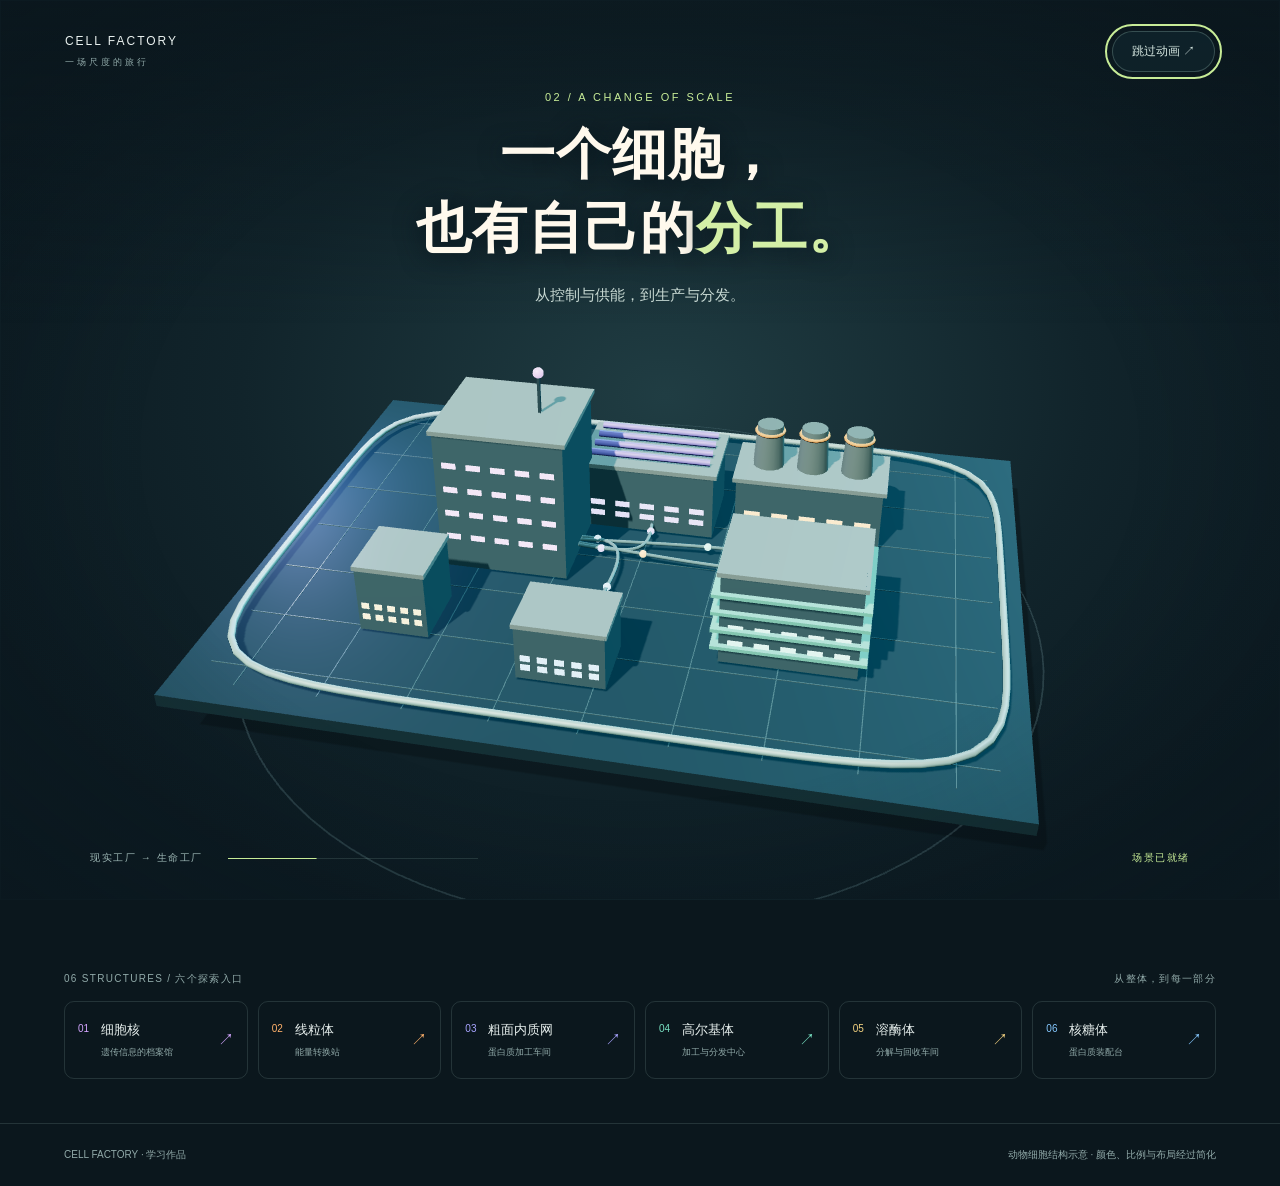
<file: index.html>
<!doctype html>
<html lang="zh-CN">
  <head>
    <meta charset="UTF-8" />
    <meta name="viewport" content="width=device-width, initial-scale=1" />
    <meta name="theme-color" content="#0b171d" />
    <title>一个细胞，一座生命工厂。</title>
    <link rel="stylesheet" href="spatial.css" />
    <link rel="stylesheet" href="factory-intro.css" />
    <script src="vendor/three.min.js" defer></script>
    <script src="cell-data.js" defer></script>
    <script src="organelle-models.js" defer></script>
    <script src="factory-intro.js" defer></script>
    <script src="spatial.js" defer></script>
  </head>
  <body>
    <header>
      <a class="brand" href="index.html"
        ><span class="brand-orbit"></span>CELL FACTORY <small>细胞工厂</small></a
      >
      <nav>
        <a href="index.html">细胞全景</a><a href="index.html#structures">结构索引</a
        ><span class="edition">SPATIAL EXPLORER / 06</span>
      </nav>
    </header>
    <main>
      <section class="intro">
        <div>
          <p class="eyebrow">A LITTLE WORLD. AN ENTIRE FACTORY.</p>
          <h1>一个细胞，<span>一座生命工厂。</span></h1>
        </div>
        <p class="intro-note">
          探索细胞器的分工，看见生命如何协同运转。<br />拖动查看全貌，点击细胞器深入探索。
        </p>
      </section>
      <div class="stage" id="cell-scene">
        <div class="stage-tag">
          <span class="live-dot"></span> LIVE 3D <span class="stage-sub">/ 立体结构探索</span>
        </div>
        <noscript
          ><p class="fallback">
            请开启 JavaScript 查看三维模型。也可通过页面中的结构索引继续阅读。
          </p></noscript
        >
        <div class="canvas-host" aria-label="可拖动旋转的三维细胞模型"></div>
        <div class="labels"></div>
        <div class="stage-status" aria-live="polite">正在构建细胞模型…</div>
        <div class="stage-bottom">
          <span class="gesture">拖动旋转 · 滚轮缩放 · 点击探索</span>
          <div class="controls">
            <button id="rotate-toggle" aria-pressed="false">自动旋转</button
            ><button id="reset-view">重置视角</button><button id="intro-replay">重播开场</button>
          </div>
        </div>
        <div class="fallback" hidden>
          <h2>当前浏览器未能开启 3D</h2>
          <p>请使用支持 WebGL 的浏览器，或通过下方结构索引继续阅读。</p>
        </div>
      </div>
      <section id="structures" class="structures">
        <div class="section-heading">
          <span>06 STRUCTURES / 六个探索入口</span><span>从整体，到每一部分</span>
        </div>
        <div class="structure-grid">
          <a
            class="structure-card"
            href="organelles/nucleus.html"
            data-id="nucleus"
            style="--accent: #d4a5ff"
            ><span class="card-no">01</span
            ><span class="card-name">细胞核<small>遗传信息的档案馆</small></span
            ><span class="card-arrow">↗</span></a
          ><a
            class="structure-card"
            href="organelles/mitochondrion.html"
            data-id="mitochondrion"
            style="--accent: #ffb16b"
            ><span class="card-no">02</span
            ><span class="card-name">线粒体<small>能量转换站</small></span
            ><span class="card-arrow">↗</span></a
          ><a
            class="structure-card"
            href="organelles/er.html"
            data-id="er"
            style="--accent: #a8a4ff"
            ><span class="card-no">03</span
            ><span class="card-name">粗面内质网<small>蛋白质加工车间</small></span
            ><span class="card-arrow">↗</span></a
          ><a
            class="structure-card"
            href="organelles/golgi.html"
            data-id="golgi"
            style="--accent: #79e2c3"
            ><span class="card-no">04</span
            ><span class="card-name">高尔基体<small>加工与分发中心</small></span
            ><span class="card-arrow">↗</span></a
          ><a
            class="structure-card"
            href="organelles/lysosome.html"
            data-id="lysosome"
            style="--accent: #f3d280"
            ><span class="card-no">05</span
            ><span class="card-name">溶酶体<small>分解与回收车间</small></span
            ><span class="card-arrow">↗</span></a
          ><a
            class="structure-card"
            href="organelles/ribosome.html"
            data-id="ribosome"
            style="--accent: #85c8ff"
            ><span class="card-no">06</span
            ><span class="card-name">核糖体<small>蛋白质装配台</small></span
            ><span class="card-arrow">↗</span></a
          >
        </div>
      </section>
    </main>
    <footer>
      <span>CELL FACTORY · 学习作品</span><span>动物细胞结构示意 · 颜色、比例与布局经过简化</span>
    </footer>
  </body>
</html>
</file>
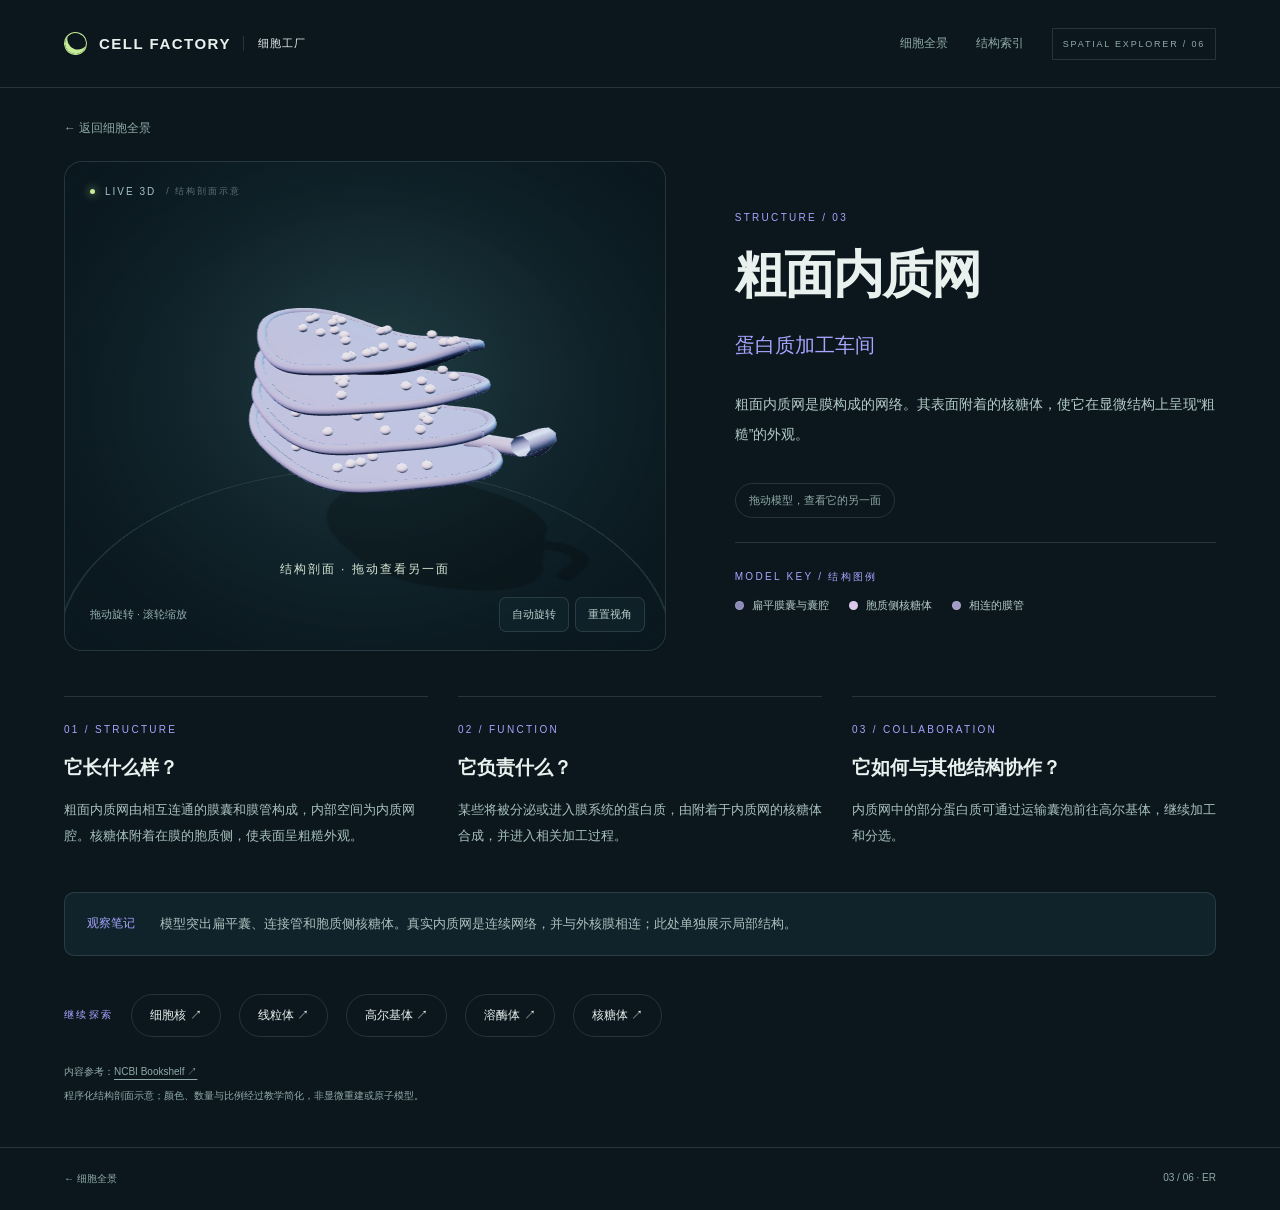
<file: organelles/er.html>
<!doctype html>
<html lang="zh-CN">
  <head>
    <meta charset="UTF-8" />
    <meta name="viewport" content="width=device-width, initial-scale=1" />
    <meta name="theme-color" content="#0b171d" />
    <title>粗面内质网 · 细胞工厂</title>
    <link rel="stylesheet" href="../spatial.css" />
    <script src="../vendor/three.min.js" defer></script>
    <script src="../cell-data.js" defer></script>
    <script src="../organelle-models.js" defer></script>
    <script src="../spatial.js" defer></script>
  </head>
  <body data-organelle="er" style="--accent: #a8a4ff">
    <header>
      <a class="brand" href="../index.html"
        ><span class="brand-orbit"></span>CELL FACTORY <small>细胞工厂</small></a
      >
      <nav>
        <a href="../index.html">细胞全景</a><a href="../index.html#structures">结构索引</a
        ><span class="edition">SPATIAL EXPLORER / 06</span>
      </nav>
    </header>
    <main>
      <a class="back-link" href="../index.html#er">← 返回细胞全景</a>
      <section class="detail-layout">
        <div class="stage" id="cell-scene">
          <div class="stage-tag">
            <span class="live-dot"></span> LIVE 3D <span class="stage-sub">/ 立体结构探索</span>
          </div>
          <noscript
            ><p class="fallback">
              请开启 JavaScript 查看三维模型。也可通过页面中的结构索引继续阅读。
            </p></noscript
          >
          <div class="canvas-host" aria-label="可拖动旋转的三维细胞模型"></div>
          <div class="labels"></div>
          <div class="stage-status" aria-live="polite">正在构建细胞模型…</div>
          <div class="stage-bottom">
            <span class="gesture">拖动旋转 · 滚轮缩放 · 点击探索</span>
            <div class="controls">
              <button id="rotate-toggle" aria-pressed="false">自动旋转</button
              ><button id="reset-view">重置视角</button>
            </div>
          </div>
          <div class="fallback" hidden>
            <h2>当前浏览器未能开启 3D</h2>
            <p>请使用支持 WebGL 的浏览器，或通过下方结构索引继续阅读。</p>
          </div>
        </div>
        <div class="detail-copy">
          <p class="eyebrow">STRUCTURE / 03</p>
          <h1>粗面内质网</h1>
          <p class="role-title">蛋白质加工车间</p>
          <p>粗面内质网是膜构成的网络。其表面附着的核糖体，使它在显微结构上呈现“粗糙”的外观。</p>
          <span class="model-hint">拖动模型，查看它的另一面</span>
        </div>
      </section>
      <section class="articles">
        <article>
          <span class="eyebrow">01 / STRUCTURE</span>
          <h2>它长什么样？</h2>
          <p>
            粗面内质网由相互连通的膜囊和膜管构成，内部空间为内质网腔。核糖体附着在膜的胞质侧，使表面呈粗糙外观。
          </p>
        </article>
        <article>
          <span class="eyebrow">02 / FUNCTION</span>
          <h2>它负责什么？</h2>
          <p>某些将被分泌或进入膜系统的蛋白质，由附着于内质网的核糖体合成，并进入相关加工过程。</p>
        </article>
        <article>
          <span class="eyebrow">03 / COLLABORATION</span>
          <h2>它如何与其他结构协作？</h2>
          <p>内质网中的部分蛋白质可通过运输囊泡前往高尔基体，继续加工和分选。</p>
        </article>
      </section>
      <aside class="science-note">
        <span>观察笔记</span>
        <p>
          模型突出扁平囊、连接管和胞质侧核糖体。真实内质网是连续网络，并与外核膜相连；此处单独展示局部结构。
        </p>
      </aside>
      <section class="continue">
        <span class="eyebrow">继续探索</span><a href="nucleus.html">细胞核 ↗</a
        ><a href="mitochondrion.html">线粒体 ↗</a><a href="golgi.html">高尔基体 ↗</a
        ><a href="lysosome.html">溶酶体 ↗</a><a href="ribosome.html">核糖体 ↗</a>
      </section>
      <div class="reference">
        内容参考：<a
          href="https://www.ncbi.nlm.nih.gov/books/NBK26841/"
          target="_blank"
          rel="noopener noreferrer"
          >NCBI Bookshelf ↗</a
        >
        <p>程序化结构剖面示意；颜色、数量与比例经过教学简化，非显微重建或原子模型。</p>
      </div>
    </main>
    <footer><a href="../index.html">← 细胞全景</a><span>03 / 06 · ER</span></footer>
  </body>
</html>
</file>
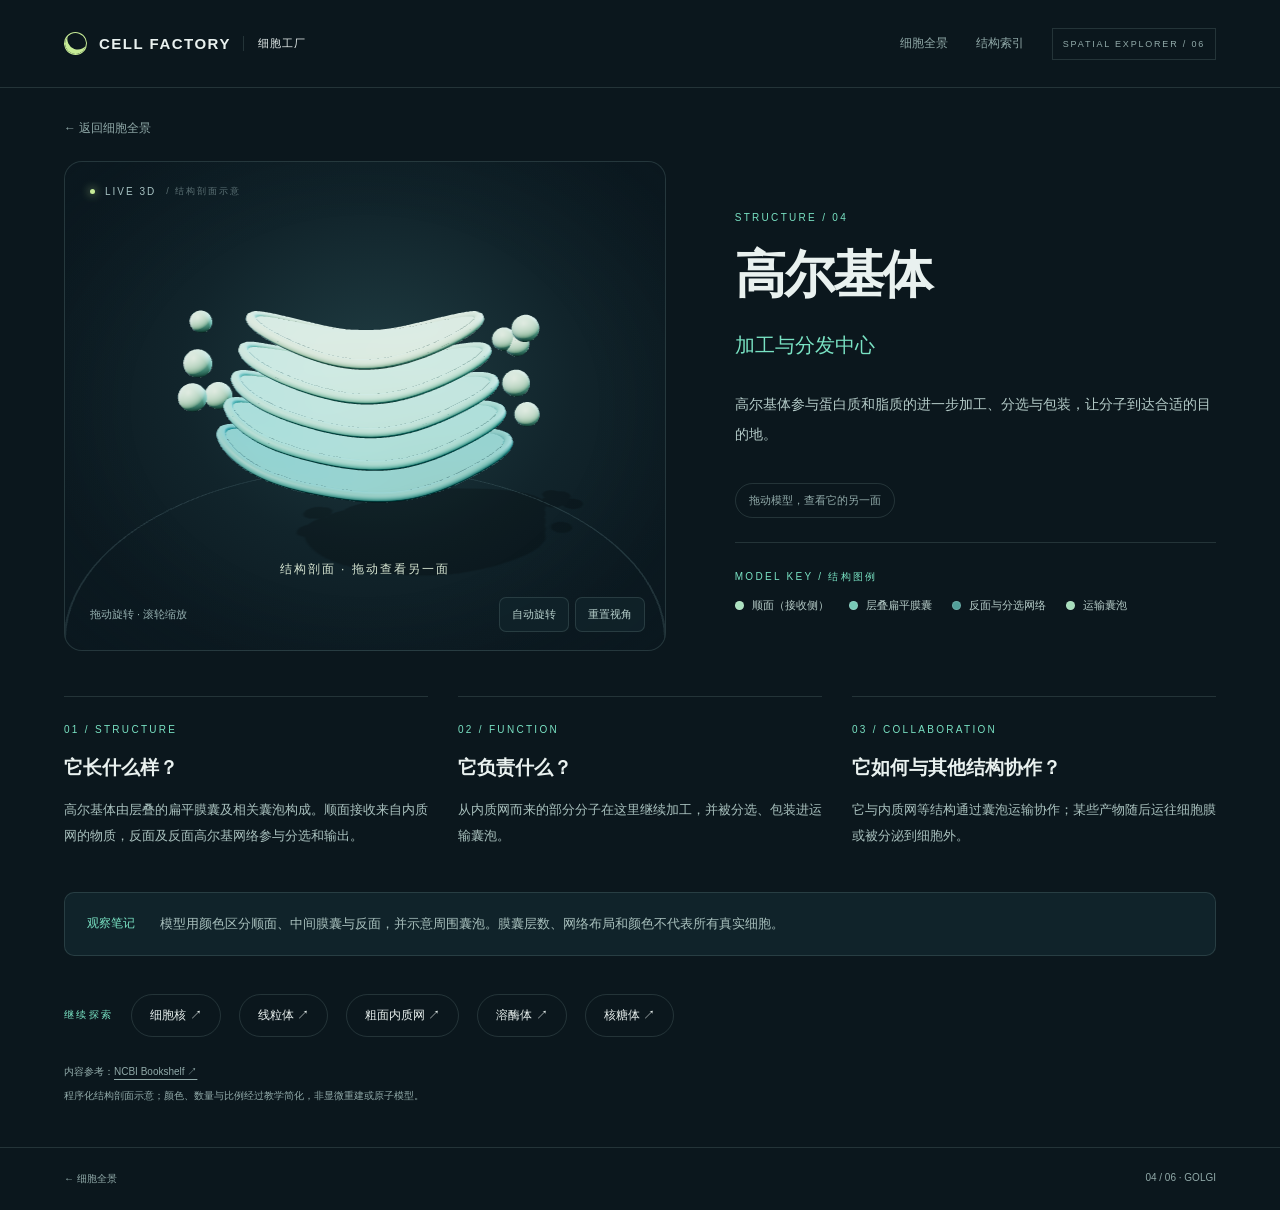
<file: organelles/golgi.html>
<!doctype html>
<html lang="zh-CN">
  <head>
    <meta charset="UTF-8" />
    <meta name="viewport" content="width=device-width, initial-scale=1" />
    <meta name="theme-color" content="#0b171d" />
    <title>高尔基体 · 细胞工厂</title>
    <link rel="stylesheet" href="../spatial.css" />
    <script src="../vendor/three.min.js" defer></script>
    <script src="../cell-data.js" defer></script>
    <script src="../organelle-models.js" defer></script>
    <script src="../spatial.js" defer></script>
  </head>
  <body data-organelle="golgi" style="--accent: #79e2c3">
    <header>
      <a class="brand" href="../index.html"
        ><span class="brand-orbit"></span>CELL FACTORY <small>细胞工厂</small></a
      >
      <nav>
        <a href="../index.html">细胞全景</a><a href="../index.html#structures">结构索引</a
        ><span class="edition">SPATIAL EXPLORER / 06</span>
      </nav>
    </header>
    <main>
      <a class="back-link" href="../index.html#golgi">← 返回细胞全景</a>
      <section class="detail-layout">
        <div class="stage" id="cell-scene">
          <div class="stage-tag">
            <span class="live-dot"></span> LIVE 3D <span class="stage-sub">/ 立体结构探索</span>
          </div>
          <noscript
            ><p class="fallback">
              请开启 JavaScript 查看三维模型。也可通过页面中的结构索引继续阅读。
            </p></noscript
          >
          <div class="canvas-host" aria-label="可拖动旋转的三维细胞模型"></div>
          <div class="labels"></div>
          <div class="stage-status" aria-live="polite">正在构建细胞模型…</div>
          <div class="stage-bottom">
            <span class="gesture">拖动旋转 · 滚轮缩放 · 点击探索</span>
            <div class="controls">
              <button id="rotate-toggle" aria-pressed="false">自动旋转</button
              ><button id="reset-view">重置视角</button>
            </div>
          </div>
          <div class="fallback" hidden>
            <h2>当前浏览器未能开启 3D</h2>
            <p>请使用支持 WebGL 的浏览器，或通过下方结构索引继续阅读。</p>
          </div>
        </div>
        <div class="detail-copy">
          <p class="eyebrow">STRUCTURE / 04</p>
          <h1>高尔基体</h1>
          <p class="role-title">加工与分发中心</p>
          <p>高尔基体参与蛋白质和脂质的进一步加工、分选与包装，让分子到达合适的目的地。</p>
          <span class="model-hint">拖动模型，查看它的另一面</span>
        </div>
      </section>
      <section class="articles">
        <article>
          <span class="eyebrow">01 / STRUCTURE</span>
          <h2>它长什么样？</h2>
          <p>
            高尔基体由层叠的扁平膜囊及相关囊泡构成。顺面接收来自内质网的物质，反面及反面高尔基网络参与分选和输出。
          </p>
        </article>
        <article>
          <span class="eyebrow">02 / FUNCTION</span>
          <h2>它负责什么？</h2>
          <p>从内质网而来的部分分子在这里继续加工，并被分选、包装进运输囊泡。</p>
        </article>
        <article>
          <span class="eyebrow">03 / COLLABORATION</span>
          <h2>它如何与其他结构协作？</h2>
          <p>它与内质网等结构通过囊泡运输协作；某些产物随后运往细胞膜或被分泌到细胞外。</p>
        </article>
      </section>
      <aside class="science-note">
        <span>观察笔记</span>
        <p>
          模型用颜色区分顺面、中间膜囊与反面，并示意周围囊泡。膜囊层数、网络布局和颜色不代表所有真实细胞。
        </p>
      </aside>
      <section class="continue">
        <span class="eyebrow">继续探索</span><a href="nucleus.html">细胞核 ↗</a
        ><a href="mitochondrion.html">线粒体 ↗</a><a href="er.html">粗面内质网 ↗</a
        ><a href="lysosome.html">溶酶体 ↗</a><a href="ribosome.html">核糖体 ↗</a>
      </section>
      <div class="reference">
        内容参考：<a
          href="https://www.ncbi.nlm.nih.gov/books/NBK9838/"
          target="_blank"
          rel="noopener noreferrer"
          >NCBI Bookshelf ↗</a
        >
        <p>程序化结构剖面示意；颜色、数量与比例经过教学简化，非显微重建或原子模型。</p>
      </div>
    </main>
    <footer><a href="../index.html">← 细胞全景</a><span>04 / 06 · GOLGI</span></footer>
  </body>
</html>
</file>
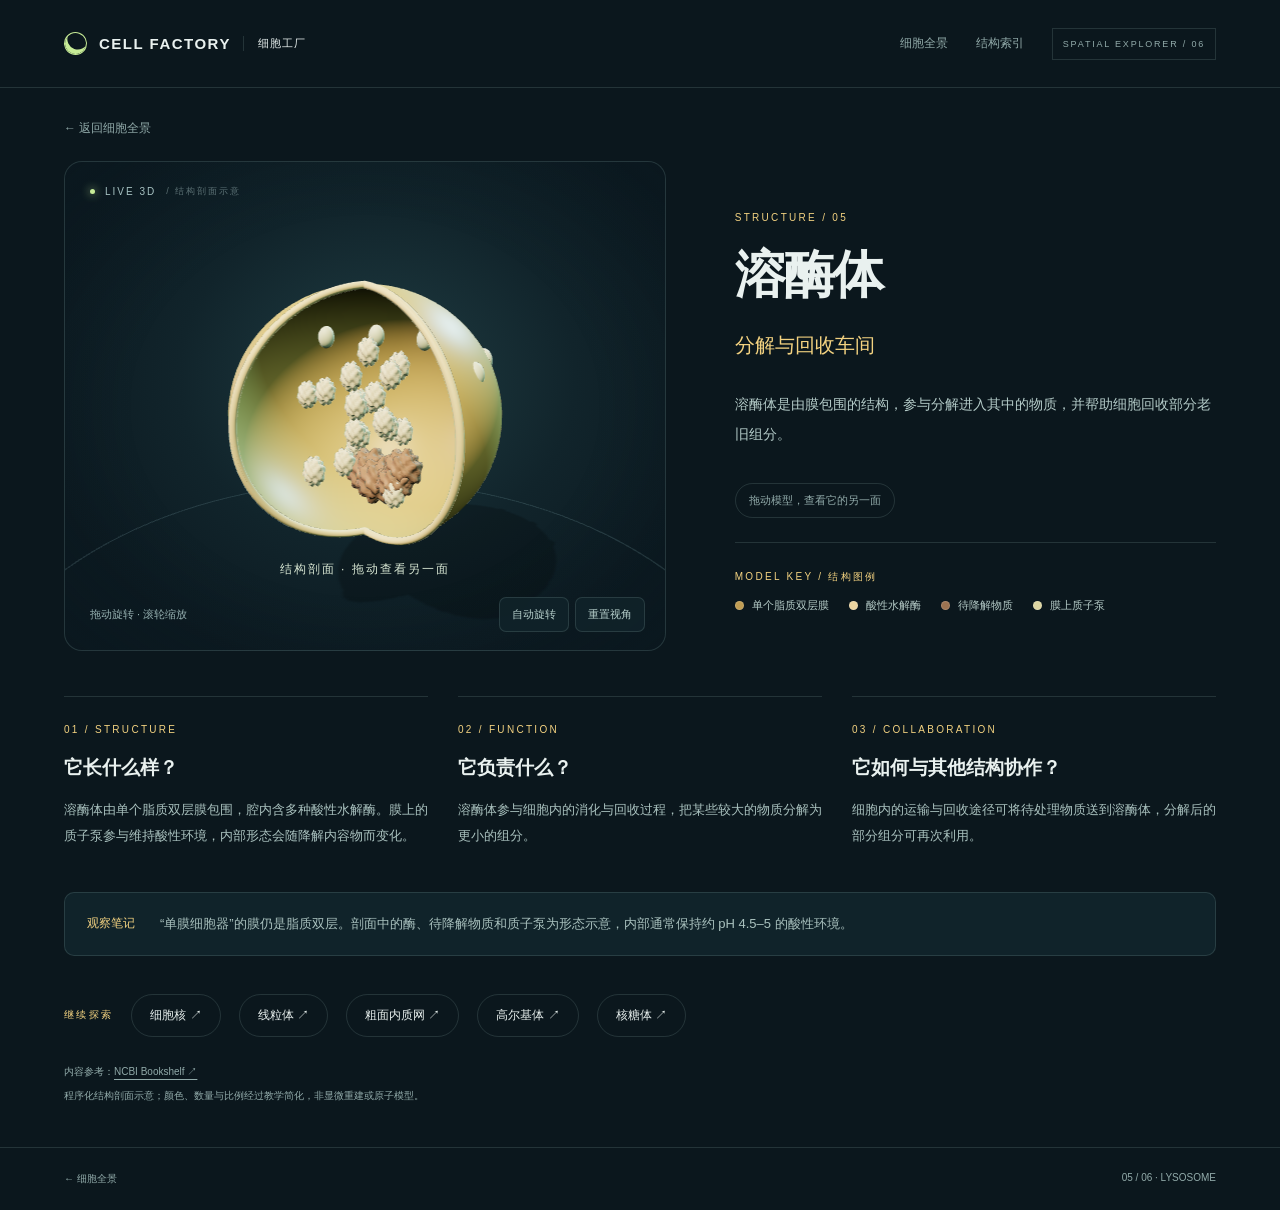
<file: organelles/lysosome.html>
<!doctype html>
<html lang="zh-CN">
  <head>
    <meta charset="UTF-8" />
    <meta name="viewport" content="width=device-width, initial-scale=1" />
    <meta name="theme-color" content="#0b171d" />
    <title>溶酶体 · 细胞工厂</title>
    <link rel="stylesheet" href="../spatial.css" />
    <script src="../vendor/three.min.js" defer></script>
    <script src="../cell-data.js" defer></script>
    <script src="../organelle-models.js" defer></script>
    <script src="../spatial.js" defer></script>
  </head>
  <body data-organelle="lysosome" style="--accent: #f3d280">
    <header>
      <a class="brand" href="../index.html"
        ><span class="brand-orbit"></span>CELL FACTORY <small>细胞工厂</small></a
      >
      <nav>
        <a href="../index.html">细胞全景</a><a href="../index.html#structures">结构索引</a
        ><span class="edition">SPATIAL EXPLORER / 06</span>
      </nav>
    </header>
    <main>
      <a class="back-link" href="../index.html#lysosome">← 返回细胞全景</a>
      <section class="detail-layout">
        <div class="stage" id="cell-scene">
          <div class="stage-tag">
            <span class="live-dot"></span> LIVE 3D <span class="stage-sub">/ 立体结构探索</span>
          </div>
          <noscript
            ><p class="fallback">
              请开启 JavaScript 查看三维模型。也可通过页面中的结构索引继续阅读。
            </p></noscript
          >
          <div class="canvas-host" aria-label="可拖动旋转的三维细胞模型"></div>
          <div class="labels"></div>
          <div class="stage-status" aria-live="polite">正在构建细胞模型…</div>
          <div class="stage-bottom">
            <span class="gesture">拖动旋转 · 滚轮缩放 · 点击探索</span>
            <div class="controls">
              <button id="rotate-toggle" aria-pressed="false">自动旋转</button
              ><button id="reset-view">重置视角</button>
            </div>
          </div>
          <div class="fallback" hidden>
            <h2>当前浏览器未能开启 3D</h2>
            <p>请使用支持 WebGL 的浏览器，或通过下方结构索引继续阅读。</p>
          </div>
        </div>
        <div class="detail-copy">
          <p class="eyebrow">STRUCTURE / 05</p>
          <h1>溶酶体</h1>
          <p class="role-title">分解与回收车间</p>
          <p>溶酶体是由膜包围的结构，参与分解进入其中的物质，并帮助细胞回收部分老旧组分。</p>
          <span class="model-hint">拖动模型，查看它的另一面</span>
        </div>
      </section>
      <section class="articles">
        <article>
          <span class="eyebrow">01 / STRUCTURE</span>
          <h2>它长什么样？</h2>
          <p>
            溶酶体由单个脂质双层膜包围，腔内含多种酸性水解酶。膜上的质子泵参与维持酸性环境，内部形态会随降解内容物而变化。
          </p>
        </article>
        <article>
          <span class="eyebrow">02 / FUNCTION</span>
          <h2>它负责什么？</h2>
          <p>溶酶体参与细胞内的消化与回收过程，把某些较大的物质分解为更小的组分。</p>
        </article>
        <article>
          <span class="eyebrow">03 / COLLABORATION</span>
          <h2>它如何与其他结构协作？</h2>
          <p>细胞内的运输与回收途径可将待处理物质送到溶酶体，分解后的部分组分可再次利用。</p>
        </article>
      </section>
      <aside class="science-note">
        <span>观察笔记</span>
        <p>
          “单膜细胞器”的膜仍是脂质双层。剖面中的酶、待降解物质和质子泵为形态示意，内部通常保持约 pH
          4.5–5 的酸性环境。
        </p>
      </aside>
      <section class="continue">
        <span class="eyebrow">继续探索</span><a href="nucleus.html">细胞核 ↗</a
        ><a href="mitochondrion.html">线粒体 ↗</a><a href="er.html">粗面内质网 ↗</a
        ><a href="golgi.html">高尔基体 ↗</a><a href="ribosome.html">核糖体 ↗</a>
      </section>
      <div class="reference">
        内容参考：<a
          href="https://www.ncbi.nlm.nih.gov/books/NBK26844/"
          target="_blank"
          rel="noopener noreferrer"
          >NCBI Bookshelf ↗</a
        >
        <p>程序化结构剖面示意；颜色、数量与比例经过教学简化，非显微重建或原子模型。</p>
      </div>
    </main>
    <footer><a href="../index.html">← 细胞全景</a><span>05 / 06 · LYSOSOME</span></footer>
  </body>
</html>
</file>
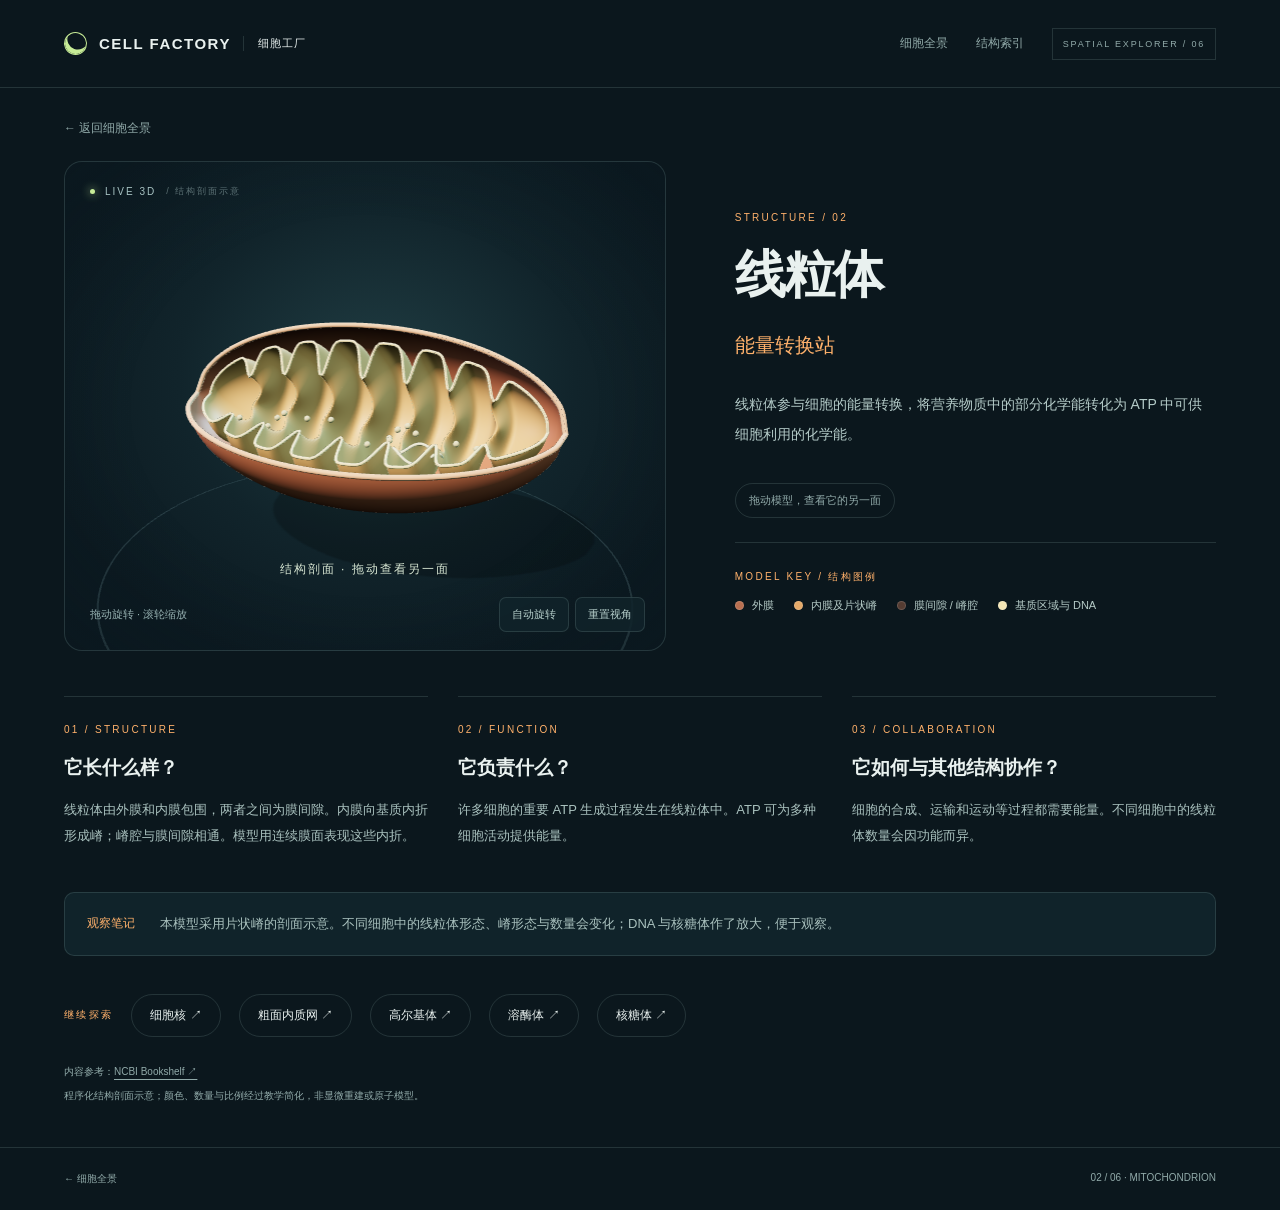
<file: organelles/mitochondrion.html>
<!doctype html>
<html lang="zh-CN">
  <head>
    <meta charset="UTF-8" />
    <meta name="viewport" content="width=device-width, initial-scale=1" />
    <meta name="theme-color" content="#0b171d" />
    <title>线粒体 · 细胞工厂</title>
    <link rel="stylesheet" href="../spatial.css" />
    <script src="../vendor/three.min.js" defer></script>
    <script src="../cell-data.js" defer></script>
    <script src="../organelle-models.js" defer></script>
    <script src="../spatial.js" defer></script>
  </head>
  <body data-organelle="mitochondrion" style="--accent: #ffb16b">
    <header>
      <a class="brand" href="../index.html"
        ><span class="brand-orbit"></span>CELL FACTORY <small>细胞工厂</small></a
      >
      <nav>
        <a href="../index.html">细胞全景</a><a href="../index.html#structures">结构索引</a
        ><span class="edition">SPATIAL EXPLORER / 06</span>
      </nav>
    </header>
    <main>
      <a class="back-link" href="../index.html#mitochondrion">← 返回细胞全景</a>
      <section class="detail-layout">
        <div class="stage" id="cell-scene">
          <div class="stage-tag">
            <span class="live-dot"></span> LIVE 3D <span class="stage-sub">/ 立体结构探索</span>
          </div>
          <noscript
            ><p class="fallback">
              请开启 JavaScript 查看三维模型。也可通过页面中的结构索引继续阅读。
            </p></noscript
          >
          <div class="canvas-host" aria-label="可拖动旋转的三维细胞模型"></div>
          <div class="labels"></div>
          <div class="stage-status" aria-live="polite">正在构建细胞模型…</div>
          <div class="stage-bottom">
            <span class="gesture">拖动旋转 · 滚轮缩放 · 点击探索</span>
            <div class="controls">
              <button id="rotate-toggle" aria-pressed="false">自动旋转</button
              ><button id="reset-view">重置视角</button>
            </div>
          </div>
          <div class="fallback" hidden>
            <h2>当前浏览器未能开启 3D</h2>
            <p>请使用支持 WebGL 的浏览器，或通过下方结构索引继续阅读。</p>
          </div>
        </div>
        <div class="detail-copy">
          <p class="eyebrow">STRUCTURE / 02</p>
          <h1>线粒体</h1>
          <p class="role-title">能量转换站</p>
          <p>
            线粒体参与细胞的能量转换，将营养物质中的部分化学能转化为 ATP 中可供细胞利用的化学能。
          </p>
          <span class="model-hint">拖动模型，查看它的另一面</span>
        </div>
      </section>
      <section class="articles">
        <article>
          <span class="eyebrow">01 / STRUCTURE</span>
          <h2>它长什么样？</h2>
          <p>
            线粒体由外膜和内膜包围，两者之间为膜间隙。内膜向基质内折形成嵴；嵴腔与膜间隙相通。模型用连续膜面表现这些内折。
          </p>
        </article>
        <article>
          <span class="eyebrow">02 / FUNCTION</span>
          <h2>它负责什么？</h2>
          <p>许多细胞的重要 ATP 生成过程发生在线粒体中。ATP 可为多种细胞活动提供能量。</p>
        </article>
        <article>
          <span class="eyebrow">03 / COLLABORATION</span>
          <h2>它如何与其他结构协作？</h2>
          <p>细胞的合成、运输和运动等过程都需要能量。不同细胞中的线粒体数量会因功能而异。</p>
        </article>
      </section>
      <aside class="science-note">
        <span>观察笔记</span>
        <p>
          本模型采用片状嵴的剖面示意。不同细胞中的线粒体形态、嵴形态与数量会变化；DNA
          与核糖体作了放大，便于观察。
        </p>
      </aside>
      <section class="continue">
        <span class="eyebrow">继续探索</span><a href="nucleus.html">细胞核 ↗</a
        ><a href="er.html">粗面内质网 ↗</a><a href="golgi.html">高尔基体 ↗</a
        ><a href="lysosome.html">溶酶体 ↗</a><a href="ribosome.html">核糖体 ↗</a>
      </section>
      <div class="reference">
        内容参考：<a
          href="https://www.ncbi.nlm.nih.gov/books/NBK26894/"
          target="_blank"
          rel="noopener noreferrer"
          >NCBI Bookshelf ↗</a
        >
        <p>程序化结构剖面示意；颜色、数量与比例经过教学简化，非显微重建或原子模型。</p>
      </div>
    </main>
    <footer><a href="../index.html">← 细胞全景</a><span>02 / 06 · MITOCHONDRION</span></footer>
  </body>
</html>
</file>
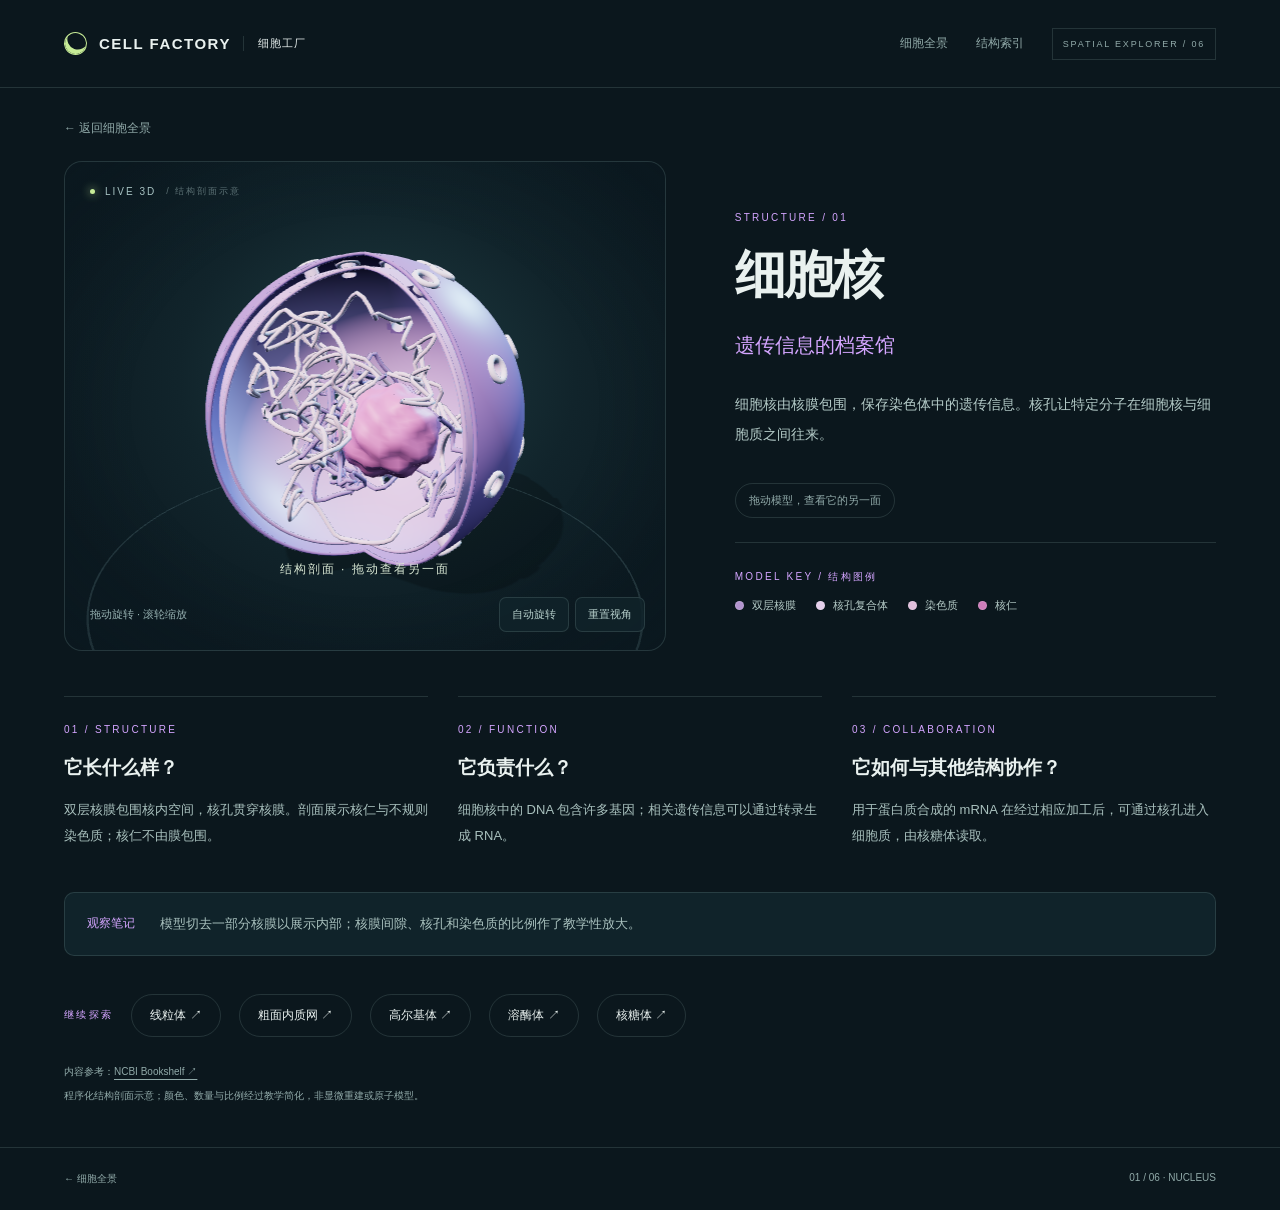
<file: organelles/nucleus.html>
<!doctype html>
<html lang="zh-CN">
  <head>
    <meta charset="UTF-8" />
    <meta name="viewport" content="width=device-width, initial-scale=1" />
    <meta name="theme-color" content="#0b171d" />
    <title>细胞核 · 细胞工厂</title>
    <link rel="stylesheet" href="../spatial.css" />
    <script src="../vendor/three.min.js" defer></script>
    <script src="../cell-data.js" defer></script>
    <script src="../organelle-models.js" defer></script>
    <script src="../spatial.js" defer></script>
  </head>
  <body data-organelle="nucleus" style="--accent: #d4a5ff">
    <header>
      <a class="brand" href="../index.html"
        ><span class="brand-orbit"></span>CELL FACTORY <small>细胞工厂</small></a
      >
      <nav>
        <a href="../index.html">细胞全景</a><a href="../index.html#structures">结构索引</a
        ><span class="edition">SPATIAL EXPLORER / 06</span>
      </nav>
    </header>
    <main>
      <a class="back-link" href="../index.html#nucleus">← 返回细胞全景</a>
      <section class="detail-layout">
        <div class="stage" id="cell-scene">
          <div class="stage-tag">
            <span class="live-dot"></span> LIVE 3D <span class="stage-sub">/ 立体结构探索</span>
          </div>
          <noscript
            ><p class="fallback">
              请开启 JavaScript 查看三维模型。也可通过页面中的结构索引继续阅读。
            </p></noscript
          >
          <div class="canvas-host" aria-label="可拖动旋转的三维细胞模型"></div>
          <div class="labels"></div>
          <div class="stage-status" aria-live="polite">正在构建细胞模型…</div>
          <div class="stage-bottom">
            <span class="gesture">拖动旋转 · 滚轮缩放 · 点击探索</span>
            <div class="controls">
              <button id="rotate-toggle" aria-pressed="false">自动旋转</button
              ><button id="reset-view">重置视角</button>
            </div>
          </div>
          <div class="fallback" hidden>
            <h2>当前浏览器未能开启 3D</h2>
            <p>请使用支持 WebGL 的浏览器，或通过下方结构索引继续阅读。</p>
          </div>
        </div>
        <div class="detail-copy">
          <p class="eyebrow">STRUCTURE / 01</p>
          <h1>细胞核</h1>
          <p class="role-title">遗传信息的档案馆</p>
          <p>细胞核由核膜包围，保存染色体中的遗传信息。核孔让特定分子在细胞核与细胞质之间往来。</p>
          <span class="model-hint">拖动模型，查看它的另一面</span>
        </div>
      </section>
      <section class="articles">
        <article>
          <span class="eyebrow">01 / STRUCTURE</span>
          <h2>它长什么样？</h2>
          <p>双层核膜包围核内空间，核孔贯穿核膜。剖面展示核仁与不规则染色质；核仁不由膜包围。</p>
        </article>
        <article>
          <span class="eyebrow">02 / FUNCTION</span>
          <h2>它负责什么？</h2>
          <p>细胞核中的 DNA 包含许多基因；相关遗传信息可以通过转录生成 RNA。</p>
        </article>
        <article>
          <span class="eyebrow">03 / COLLABORATION</span>
          <h2>它如何与其他结构协作？</h2>
          <p>用于蛋白质合成的 mRNA 在经过相应加工后，可通过核孔进入细胞质，由核糖体读取。</p>
        </article>
      </section>
      <aside class="science-note">
        <span>观察笔记</span>
        <p>模型切去一部分核膜以展示内部；核膜间隙、核孔和染色质的比例作了教学性放大。</p>
      </aside>
      <section class="continue">
        <span class="eyebrow">继续探索</span><a href="mitochondrion.html">线粒体 ↗</a
        ><a href="er.html">粗面内质网 ↗</a><a href="golgi.html">高尔基体 ↗</a
        ><a href="lysosome.html">溶酶体 ↗</a><a href="ribosome.html">核糖体 ↗</a>
      </section>
      <div class="reference">
        内容参考：<a
          href="https://www.ncbi.nlm.nih.gov/books/NBK9927/"
          target="_blank"
          rel="noopener noreferrer"
          >NCBI Bookshelf ↗</a
        >
        <p>程序化结构剖面示意；颜色、数量与比例经过教学简化，非显微重建或原子模型。</p>
      </div>
    </main>
    <footer><a href="../index.html">← 细胞全景</a><span>01 / 06 · NUCLEUS</span></footer>
  </body>
</html>
</file>
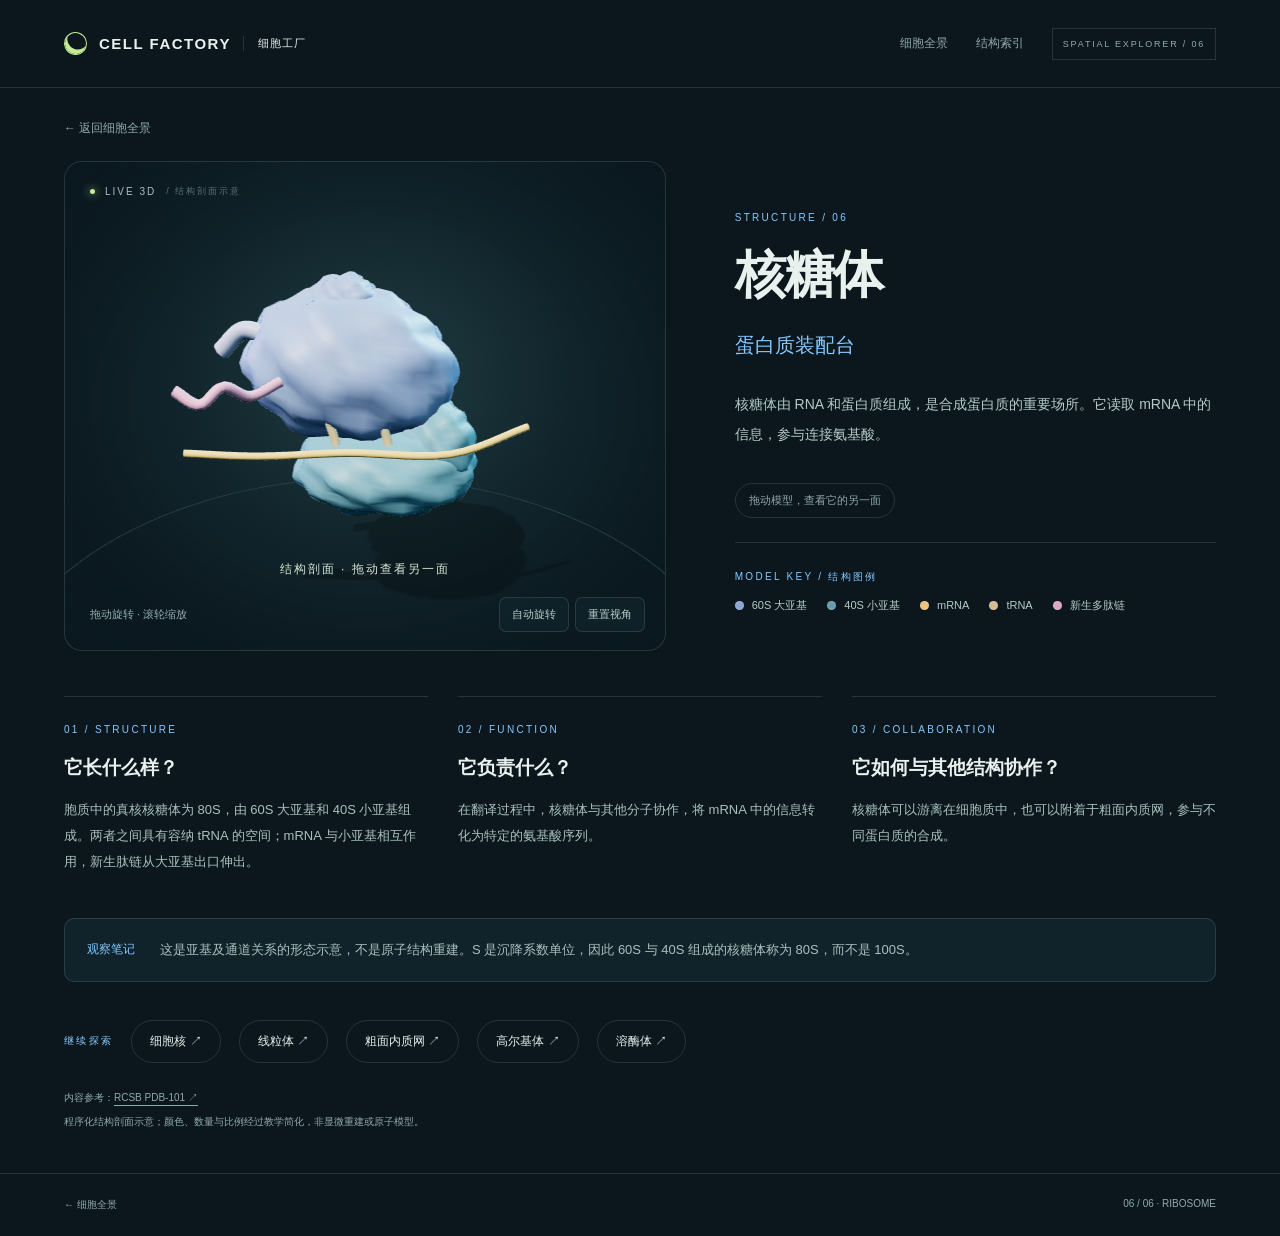
<file: organelles/ribosome.html>
<!doctype html>
<html lang="zh-CN">
  <head>
    <meta charset="UTF-8" />
    <meta name="viewport" content="width=device-width, initial-scale=1" />
    <meta name="theme-color" content="#0b171d" />
    <title>核糖体 · 细胞工厂</title>
    <link rel="stylesheet" href="../spatial.css" />
    <script src="../vendor/three.min.js" defer></script>
    <script src="../cell-data.js" defer></script>
    <script src="../organelle-models.js" defer></script>
    <script src="../spatial.js" defer></script>
  </head>
  <body data-organelle="ribosome" style="--accent: #85c8ff">
    <header>
      <a class="brand" href="../index.html"
        ><span class="brand-orbit"></span>CELL FACTORY <small>细胞工厂</small></a
      >
      <nav>
        <a href="../index.html">细胞全景</a><a href="../index.html#structures">结构索引</a
        ><span class="edition">SPATIAL EXPLORER / 06</span>
      </nav>
    </header>
    <main>
      <a class="back-link" href="../index.html#ribosome">← 返回细胞全景</a>
      <section class="detail-layout">
        <div class="stage" id="cell-scene">
          <div class="stage-tag">
            <span class="live-dot"></span> LIVE 3D <span class="stage-sub">/ 立体结构探索</span>
          </div>
          <noscript
            ><p class="fallback">
              请开启 JavaScript 查看三维模型。也可通过页面中的结构索引继续阅读。
            </p></noscript
          >
          <div class="canvas-host" aria-label="可拖动旋转的三维细胞模型"></div>
          <div class="labels"></div>
          <div class="stage-status" aria-live="polite">正在构建细胞模型…</div>
          <div class="stage-bottom">
            <span class="gesture">拖动旋转 · 滚轮缩放 · 点击探索</span>
            <div class="controls">
              <button id="rotate-toggle" aria-pressed="false">自动旋转</button
              ><button id="reset-view">重置视角</button>
            </div>
          </div>
          <div class="fallback" hidden>
            <h2>当前浏览器未能开启 3D</h2>
            <p>请使用支持 WebGL 的浏览器，或通过下方结构索引继续阅读。</p>
          </div>
        </div>
        <div class="detail-copy">
          <p class="eyebrow">STRUCTURE / 06</p>
          <h1>核糖体</h1>
          <p class="role-title">蛋白质装配台</p>
          <p>
            核糖体由 RNA 和蛋白质组成，是合成蛋白质的重要场所。它读取 mRNA
            中的信息，参与连接氨基酸。
          </p>
          <span class="model-hint">拖动模型，查看它的另一面</span>
        </div>
      </section>
      <section class="articles">
        <article>
          <span class="eyebrow">01 / STRUCTURE</span>
          <h2>它长什么样？</h2>
          <p>
            胞质中的真核核糖体为 80S，由 60S 大亚基和 40S 小亚基组成。两者之间具有容纳 tRNA
            的空间；mRNA 与小亚基相互作用，新生肽链从大亚基出口伸出。
          </p>
        </article>
        <article>
          <span class="eyebrow">02 / FUNCTION</span>
          <h2>它负责什么？</h2>
          <p>在翻译过程中，核糖体与其他分子协作，将 mRNA 中的信息转化为特定的氨基酸序列。</p>
        </article>
        <article>
          <span class="eyebrow">03 / COLLABORATION</span>
          <h2>它如何与其他结构协作？</h2>
          <p>核糖体可以游离在细胞质中，也可以附着于粗面内质网，参与不同蛋白质的合成。</p>
        </article>
      </section>
      <aside class="science-note">
        <span>观察笔记</span>
        <p>
          这是亚基及通道关系的形态示意，不是原子结构重建。S 是沉降系数单位，因此 60S 与 40S
          组成的核糖体称为 80S，而不是 100S。
        </p>
      </aside>
      <section class="continue">
        <span class="eyebrow">继续探索</span><a href="nucleus.html">细胞核 ↗</a
        ><a href="mitochondrion.html">线粒体 ↗</a><a href="er.html">粗面内质网 ↗</a
        ><a href="golgi.html">高尔基体 ↗</a><a href="lysosome.html">溶酶体 ↗</a>
      </section>
      <div class="reference">
        内容参考：<a
          href="https://pdb101.rcsb.org/motm/121"
          target="_blank"
          rel="noopener noreferrer"
          >RCSB PDB-101 ↗</a
        >
        <p>程序化结构剖面示意；颜色、数量与比例经过教学简化，非显微重建或原子模型。</p>
      </div>
    </main>
    <footer><a href="../index.html">← 细胞全景</a><span>06 / 06 · RIBOSOME</span></footer>
  </body>
</html>
</file>
<file: spatial.css>
:root {
  color-scheme: dark;
  --bg: #0b171d;
  --text: #e9f1ef;
  --muted: #91aaa9;
  --line: rgba(165, 206, 200, 0.16);
  --accent: #c7ec97;
  font-family: Inter, 'Segoe UI', 'Microsoft YaHei', sans-serif;
}
* {
  box-sizing: border-box;
}
body {
  margin: 0;
  background: var(--bg);
  color: var(--text);
}
a {
  color: inherit;
  text-decoration: none;
}
button {
  font: inherit;
  cursor: pointer;
}
a:focus-visible,
button:focus-visible {
  outline: 2px solid var(--accent);
  outline-offset: 5px;
}
header {
  height: 88px;
  max-width: 1520px;
  margin: auto;
  padding: 0 5%;
  display: flex;
  align-items: center;
  justify-content: space-between;
  border-bottom: 1px solid var(--line);
}
.brand {
  display: flex;
  gap: 12px;
  align-items: center;
  letter-spacing: 1.5px;
  font-weight: 700;
  font-size: 15px;
}
.brand small {
  font-size: 11px;
  font-weight: 400;
  letter-spacing: 1px;
  border-left: 1px solid var(--line);
  padding-left: 14px;
}
.brand-orbit {
  width: 23px;
  height: 23px;
  border: 1px solid #c7ec97;
  border-radius: 50%;
  box-shadow: inset 4px -3px 0 #c7ec97;
  transform: rotate(-25deg);
}
nav {
  display: flex;
  gap: 28px;
  align-items: center;
  font-size: 12px;
  color: var(--muted);
}
nav a:hover {
  color: var(--text);
}
.edition {
  font-size: 9px;
  letter-spacing: 1.8px;
  border: 1px solid var(--line);
  padding: 10px;
}
main {
  max-width: 1520px;
  padding: 0 5%;
  margin: auto;
}
.intro {
  display: flex;
  align-items: flex-end;
  justify-content: space-between;
  padding: 44px 0 28px;
}
.eyebrow {
  font-size: 10px;
  letter-spacing: 2.3px;
  color: var(--accent);
  line-height: 1.8;
}
h1 {
  font-size: clamp(36px, 4.1vw, 64px);
  letter-spacing: -2px;
  margin: 14px 0 0;
  font-weight: 650;
}
h1 span {
  color: #c7ec97;
}
.intro-note {
  font-size: 13px;
  line-height: 1.9;
  color: var(--muted);
  margin: 0 0 4px;
}
.stage {
  height: 640px;
  height: clamp(480px, 62vw, 680px);
  position: relative;
  isolation: isolate;
  overflow: hidden;
  border: 1px solid var(--line);
  border-radius: 18px;
  background: radial-gradient(ellipse at 52% 44%, #203d43 0, #11242b 45%, #0c1a21 78%);
}
.stage:after {
  content: '';
  position: absolute;
  inset: 0;
  pointer-events: none;
  background: radial-gradient(ellipse at center, transparent 55%, #08141b55);
  z-index: 1;
}
.canvas-host {
  position: absolute;
  inset: 0;
  touch-action: none;
  cursor: grab;
}
.canvas-host canvas {
  display: block;
  width: 100%;
  height: 100%;
}
.canvas-host:active {
  cursor: grabbing;
}
.stage-tag {
  position: absolute;
  left: 25px;
  top: 23px;
  z-index: 3;
  pointer-events: none;
  font-size: 10px;
  letter-spacing: 2px;
  color: #a8c3c3;
  display: flex;
  align-items: center;
  gap: 10px;
}
.live-dot {
  width: 5px;
  height: 5px;
  background: #c7ec97;
  border-radius: 50%;
  box-shadow: 0 0 10px #c7ec97;
}
.stage-sub {
  opacity: 0.5;
  font-size: 9px;
}
.stage-bottom {
  position: absolute;
  bottom: 18px;
  left: 25px;
  right: 20px;
  display: flex;
  justify-content: space-between;
  align-items: center;
  z-index: 3;
  gap: 10px;
}
.gesture {
  font-size: 11px;
  color: #94afaf;
}
.controls {
  display: flex;
  gap: 6px;
}
.controls button {
  border: 1px solid var(--line);
  background: #11242bd9;
  border-radius: 7px;
  color: #b5ceca;
  font-size: 11px;
  padding: 9px 12px;
}
.controls button[aria-pressed='true'] {
  color: #d6f3a5;
  border-color: #c7ec9770;
}
.labels {
  position: absolute;
  inset: 0;
  pointer-events: none;
  z-index: 2;
}
.model-label {
  position: absolute;
  white-space: nowrap;
  pointer-events: auto;
  transform: translate(-50%, -50%);
  font-size: 11px;
  display: flex;
  align-items: center;
  gap: 9px;
  padding: 9px 13px;
  background: #102127dc;
  border: 1px solid #8fb6b449;
  border-radius: 30px;
  backdrop-filter: blur(10px);
  transition:
    border-color 0.2s,
    background 0.2s,
    color 0.2s;
}
.model-label:before {
  content: '';
  height: 5px;
  width: 5px;
  background: var(--accent);
  border-radius: 50%;
}
.model-label:hover,
.model-label.active {
  color: var(--accent);
  background: #183139;
  border-color: var(--accent);
  box-shadow: 0 0 22px color-mix(in srgb, var(--accent) 18%, transparent);
}
.stage-status {
  position: absolute;
  left: 50%;
  bottom: 72px;
  transform: translateX(-50%);
  font-size: 12px;
  white-space: nowrap;
  z-index: 2;
  color: #d9e8d4;
  letter-spacing: 2px;
  pointer-events: none;
}
.section-heading {
  display: flex;
  justify-content: space-between;
  font-size: 10px;
  letter-spacing: 1.3px;
  color: var(--muted);
  padding: 28px 0 15px;
}
.structure-grid {
  display: grid;
  grid-template-columns: repeat(6, 1fr);
  gap: 10px;
}
.structure-card {
  border: 1px solid var(--line);
  border-radius: 10px;
  display: flex;
  align-items: center;
  gap: 12px;
  padding: 19px 13px;
  transition:
    background 0.2s,
    border-color 0.2s;
}
.structure-card:hover {
  border-color: var(--accent);
  background: #1b3036;
}
.card-no {
  font-size: 10px;
  color: var(--accent);
  align-self: flex-start;
  padding-top: 2px;
}
.card-name {
  font-size: 13px;
}
.card-name small {
  font-size: 9px;
  display: block;
  color: var(--muted);
  margin-top: 7px;
}
.card-arrow {
  margin-left: auto;
  color: var(--accent);
}
footer {
  max-width: 1520px;
  margin: 44px auto 0;
  padding: 24px 5%;
  border-top: 1px solid var(--line);
  display: flex;
  justify-content: space-between;
  color: var(--muted);
  font-size: 10px;
  gap: 20px;
}
.back-link {
  display: inline-block;
  font-size: 12px;
  color: var(--muted);
  margin: 32px 0 24px;
}
.detail-layout {
  display: grid;
  grid-template-columns: 1.25fr 1fr;
  align-items: center;
  gap: 6%;
}
.detail-layout .stage {
  height: 490px;
}
.detail-copy h1 {
  font-size: clamp(34px, 4vw, 55px);
}
.detail-copy > p:not(.eyebrow) {
  font-size: 14px;
  line-height: 2.1;
  color: #b4cbc8;
}
.detail-copy .role-title {
  color: var(--accent) !important;
  font-size: 20px !important;
  margin: 14px 0 24px;
}
.model-hint {
  font-size: 11px;
  border: 1px solid var(--line);
  border-radius: 20px;
  padding: 9px 13px;
  display: inline-block;
  margin-top: 20px;
  color: var(--muted);
}
.articles {
  display: grid;
  grid-template-columns: repeat(3, 1fr);
  gap: 30px;
  margin: 45px 0 30px;
}
.articles article {
  border-top: 1px solid var(--line);
  padding-top: 22px;
}
.articles h2 {
  font-size: 19px;
}
.articles p,
.science-note p {
  font-size: 13px;
  line-height: 2;
  color: #a9c1be;
}
.science-note {
  border: 1px solid var(--line);
  border-radius: 10px;
  background: #10232a;
  display: flex;
  align-items: center;
  padding: 18px 22px;
  gap: 25px;
}
.science-note > span {
  font-size: 12px;
  color: var(--accent);
  white-space: nowrap;
}
.science-note p {
  margin: 0;
}
.continue {
  margin-top: 38px;
  display: flex;
  flex-wrap: wrap;
  gap: 18px;
  align-items: center;
}
.continue a {
  font-size: 12px;
  border: 1px solid var(--line);
  border-radius: 25px;
  padding: 12px 18px;
}
.continue a:hover {
  border-color: var(--accent);
}
.reference {
  font-size: 10px;
  color: var(--muted);
  margin: 28px 0;
}
.reference a {
  text-decoration: underline;
  text-underline-offset: 4px;
}
.fallback {
  position: absolute;
  inset: 30% 10%;
  z-index: 4;
  text-align: center;
}
.fallback h2 {
  font-size: 20px;
}
.fallback p {
  font-size: 13px;
  color: var(--muted);
}
[hidden] {
  display: none !important;
}
.transitioning .labels {
  opacity: 0;
  pointer-events: none;
}
.transitioning .labels a {
  pointer-events: none;
}
.transitioning .controls {
  opacity: 0.35;
  pointer-events: none;
}
@media (min-width: 1600px) {
  .stage {
    height: 720px;
  }
}
@media (max-width: 1100px) {
  .structure-grid {
    grid-template-columns: repeat(3, 1fr);
  }
  .edition {
    display: none;
  }
  .detail-layout {
    gap: 4%;
  }
  .detail-layout .stage {
    height: 420px;
  }
}
@media (max-width: 650px) {
  header {
    height: 70px;
    padding: 0 5%;
  }
  .brand {
    font-size: 12px;
    gap: 8px;
  }
  .brand small {
    display: none;
  }
  nav {
    font-size: 10px;
    gap: 16px;
  }
  .intro {
    padding: 27px 0 20px;
    display: block;
  }
  .intro .eyebrow {
    font-size: 8px;
    letter-spacing: 1.5px;
  }
  h1 {
    letter-spacing: -1px;
  }
  .intro-note {
    font-size: 11px;
    margin-top: 15px;
  }
  .stage {
    height: 480px;
    border-radius: 12px;
    margin: 0 -2%;
  }
  .stage-tag {
    top: 18px;
    left: 16px;
  }
  .stage-sub {
    display: none;
  }
  .stage-bottom {
    left: 14px;
    right: 14px;
    bottom: 14px;
    align-items: flex-end;
  }
  .gesture {
    font-size: 9px;
    max-width: 100px;
    line-height: 1.8;
  }
  .controls button {
    padding: 8px;
    font-size: 10px;
  }
  .model-label {
    font-size: 10px;
    padding: 7px 9px;
    gap: 5px;
  }
  .stage-status {
    bottom: 68px;
    font-size: 10px;
    letter-spacing: 1px;
  }
  .structure-grid {
    grid-template-columns: repeat(2, 1fr);
    gap: 8px;
  }
  .section-heading {
    font-size: 8px;
    letter-spacing: 0.5px;
  }
  .structure-card {
    padding: 15px 10px;
  }
  .detail-layout {
    display: flex;
    flex-direction: column;
    gap: 30px;
    align-items: stretch;
  }
  .detail-layout .stage {
    height: 390px;
  }
  .detail-copy h1 {
    font-size: 38px;
  }
  .detail-copy > p:not(.eyebrow) {
    font-size: 13px;
  }
  .articles {
    grid-template-columns: 1fr;
    gap: 20px;
    margin-top: 30px;
  }
  .science-note {
    display: block;
    padding: 18px;
  }
  .science-note p {
    margin-top: 9px;
  }
  .continue {
    gap: 9px;
  }
  .continue > .eyebrow {
    width: 100%;
  }
  .continue a {
    padding: 10px 14px;
    font-size: 11px;
  }
  footer {
    font-size: 8px;
    margin-top: 30px;
    line-height: 1.8;
  }
  .reference {
    line-height: 1.8;
  }
}
@media (prefers-reduced-motion: reduce) {
  * {
    scroll-behavior: auto !important;
    transition: none !important;
  }
}
:root .anatomy-legend {
  margin-top: 24px;
  padding-top: 15px;
  border-top: 1px solid var(--line);
}
.anatomy-legend ul {
  list-style: none;
  margin: 12px 0 0;
  padding: 0;
  display: flex;
  flex-wrap: wrap;
  gap: 12px 20px;
}
.anatomy-legend li {
  display: flex;
  align-items: center;
  gap: 8px;
  font-size: 11px;
  color: #b5cbc7;
}
.anatomy-legend li span {
  display: inline-block;
  width: 9px;
  height: 9px;
  border: 1px solid #ffffff25;
  border-radius: 50%;
}
</file>
<file: factory-intro.css>
/* 开场覆盖层只用于首页；细胞和工厂始终在同一个 WebGL 画布中。 */
.stage.factory-opening {
  position: fixed;
  z-index: 100;
  margin: 0;
  max-width: none;
  border-color: transparent;
}
.factory-opening .stage-tag,
.factory-opening .stage-bottom,
.factory-opening .labels,
.factory-opening .stage-status {
  opacity: 0;
  pointer-events: none;
}
.factory-opening .canvas-host {
  pointer-events: none;
}
.factory-intro {
  position: absolute;
  inset: 0;
  z-index: 5;
  pointer-events: none;
}
.factory-intro-top {
  position: absolute;
  top: 30px;
  left: 5%;
  right: 5%;
  display: flex;
  justify-content: space-between;
  align-items: center;
  font-size: 12px;
  letter-spacing: 2px;
}
.factory-intro-top small {
  display: block;
  color: #91aaa9;
  font-size: 9px;
  letter-spacing: 3px;
  margin-top: 8px;
}
#intro-skip {
  pointer-events: auto;
  border: 1px solid #9abcb44a;
  background: #10252ccc;
  color: #d4e5df;
  border-radius: 30px;
  padding: 11px 19px;
  font-size: 12px;
}
#intro-skip:hover {
  background: #2a4448;
}
.factory-intro-copy {
  position: absolute;
  top: 10%;
  left: 4%;
  right: 4%;
  text-align: center;
}
.factory-intro:before {
  content: '';
  position: absolute;
  inset: 0 0 auto;
  height: 36%;
  background: linear-gradient(#0b171d99, #0b171d33 65%, transparent);
}
.factory-kicker {
  font-size: 11px;
  letter-spacing: 2.5px;
  color: #c7ec97;
  margin: 0 0 14px;
}
.factory-intro h2 {
  font-size: clamp(32px, 4.3vw, 64px);
  line-height: 1.35;
  font-weight: 600;
  letter-spacing: 1px;
  color: #fff9ed;
  margin: 0;
  text-shadow: 0 3px 24px #08141b;
}
.factory-intro h2 span {
  color: #d3efa6;
}
.factory-caption {
  font-size: 15px;
  color: #c8d9d3;
  line-height: 1.8;
  margin-top: 16px;
}
.factory-mapping {
  position: absolute;
  transform: translate(-50%, -50%);
  padding: 10px 16px;
  border: 1px solid var(--mapping-color, #c7ec97);
  border-radius: 24px;
  background: #0b1c25ed;
  color: #f3f7ed;
  box-shadow: 0 5px 24px #0005;
  font-size: 14px;
  white-space: nowrap;
}
.intro h1 {
  font-size: clamp(32px, 3.6vw, 56px);
  letter-spacing: -0.04em;
}
.intro h1 span {
  display: inline-block;
}
.intro {
  gap: 28px;
}
.intro-note {
  flex-shrink: 0;
}
.factory-intro-foot {
  position: absolute;
  bottom: 34px;
  left: 7%;
  right: 7%;
  display: flex;
  align-items: center;
  gap: 25px;
  color: #9eb8b5;
  font-size: 10px;
  letter-spacing: 1.5px;
}
.intro-timeline {
  flex: 1;
  height: 1px;
  background: #9abcb42b;
  max-width: 250px;
}
.intro-timeline i {
  display: block;
  width: 100%;
  height: 100%;
  background: #c7ec97;
  transform-origin: left;
}
.intro-ready {
  margin-left: auto;
  color: #c7ec97;
}
.controls button:disabled {
  opacity: 0.5;
  cursor: default;
}
@media (max-width: 650px) {
  .factory-intro-top {
    top: 22px;
  }
  .factory-intro-top > span {
    font-size: 10px;
  }
  .factory-intro-copy {
    top: 13%;
    left: 3%;
    right: 3%;
  }
  .factory-intro h2 {
    font-size: clamp(23px, 6.6vw, 36px);
    letter-spacing: 0;
    line-height: 1.5;
  }
  .factory-kicker {
    font-size: 8px;
  }
  .factory-caption {
    font-size: 12px;
  }
  .factory-mapping {
    font-size: 12px;
    padding: 9px 12px;
  }
  .factory-intro-foot {
    bottom: 30px;
    gap: 12px;
    font-size: 8px;
  }
  .intro-ready {
    display: none;
  }
  #intro-skip {
    font-size: 10px;
    padding: 10px 14px;
  }
  .controls {
    flex-wrap: wrap;
    justify-content: flex-end;
    max-width: 180px;
  }
  #intro-replay {
    font-size: 9px;
  }
}
@media (max-height: 600px) and (min-width: 651px) {
  .factory-intro-top {
    top: 15px;
  }
  .factory-intro-copy {
    top: 55px;
  }
  .factory-intro h2 {
    font-size: 28px;
    line-height: 1.25;
  }
  .factory-kicker {
    margin-bottom: 7px;
    font-size: 9px;
  }
  .factory-caption {
    display: none;
  }
  .factory-intro-foot {
    bottom: 18px;
  }
}
</file>
